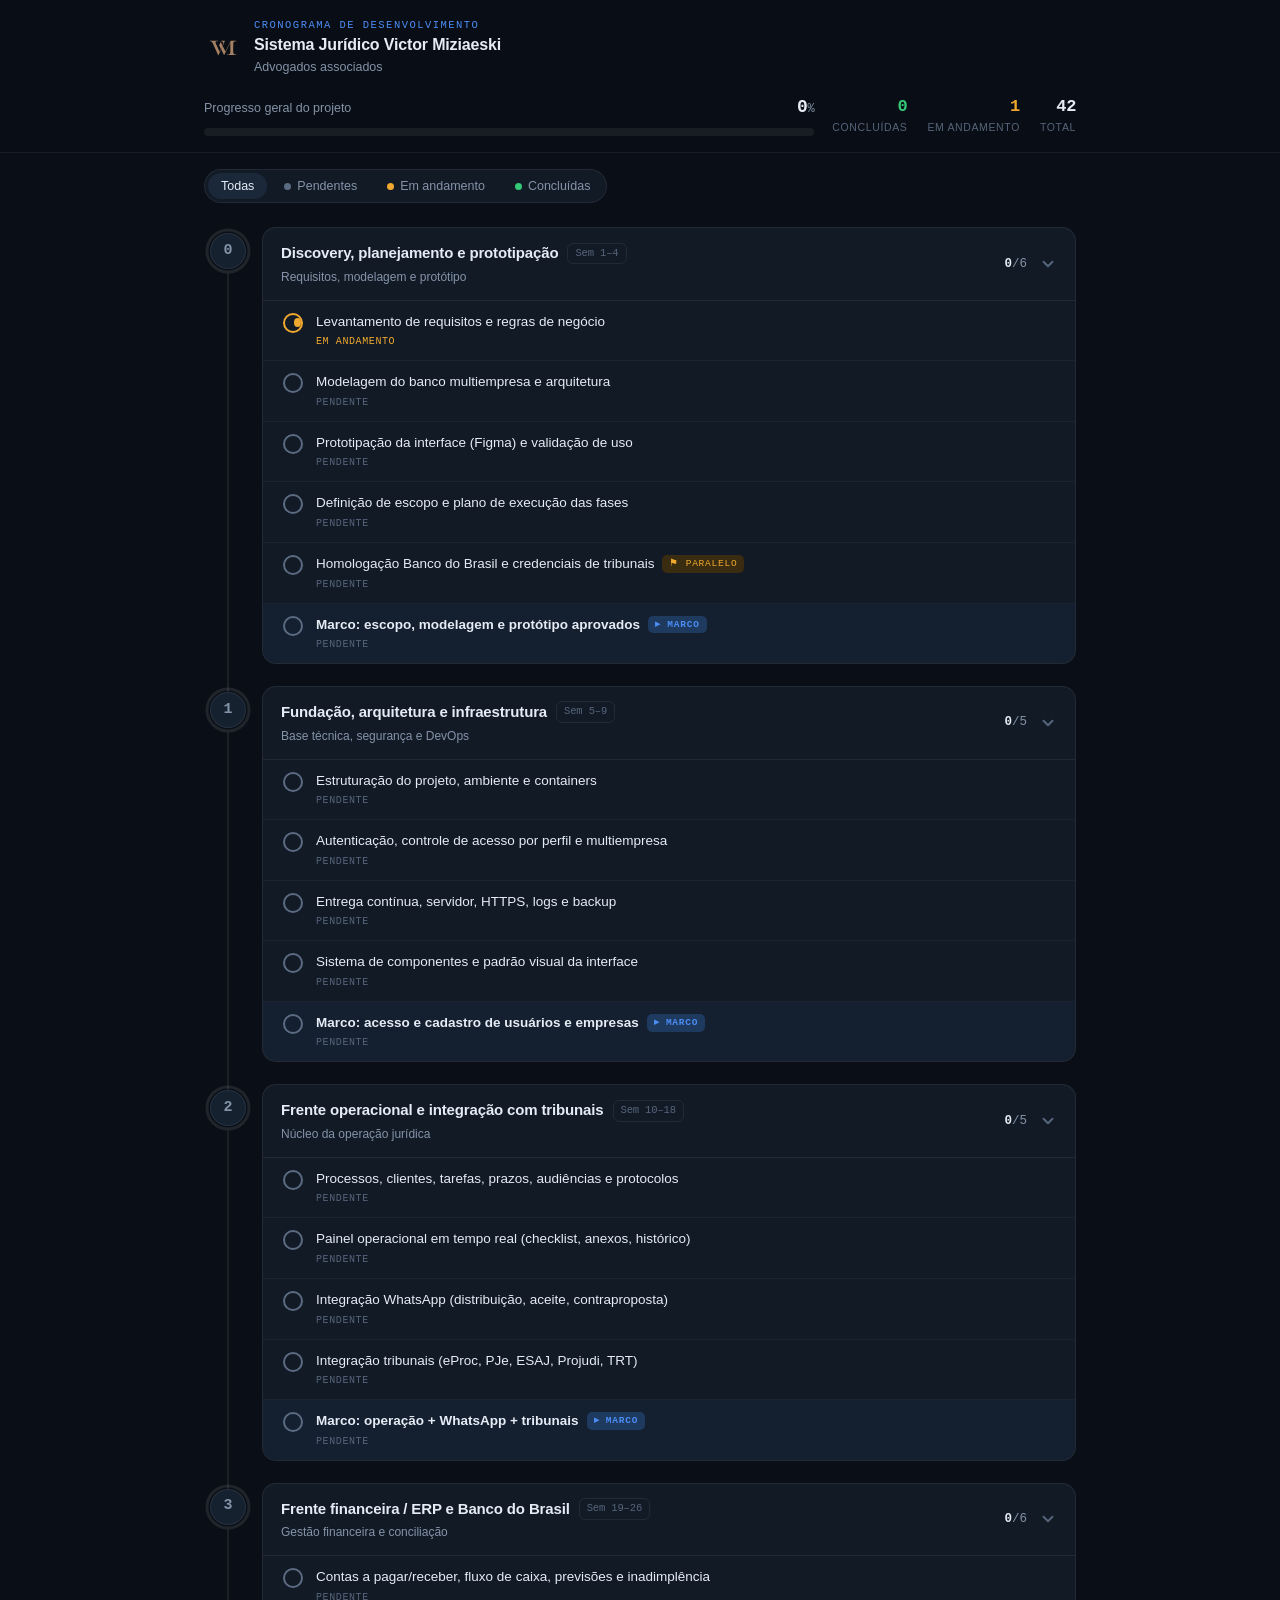
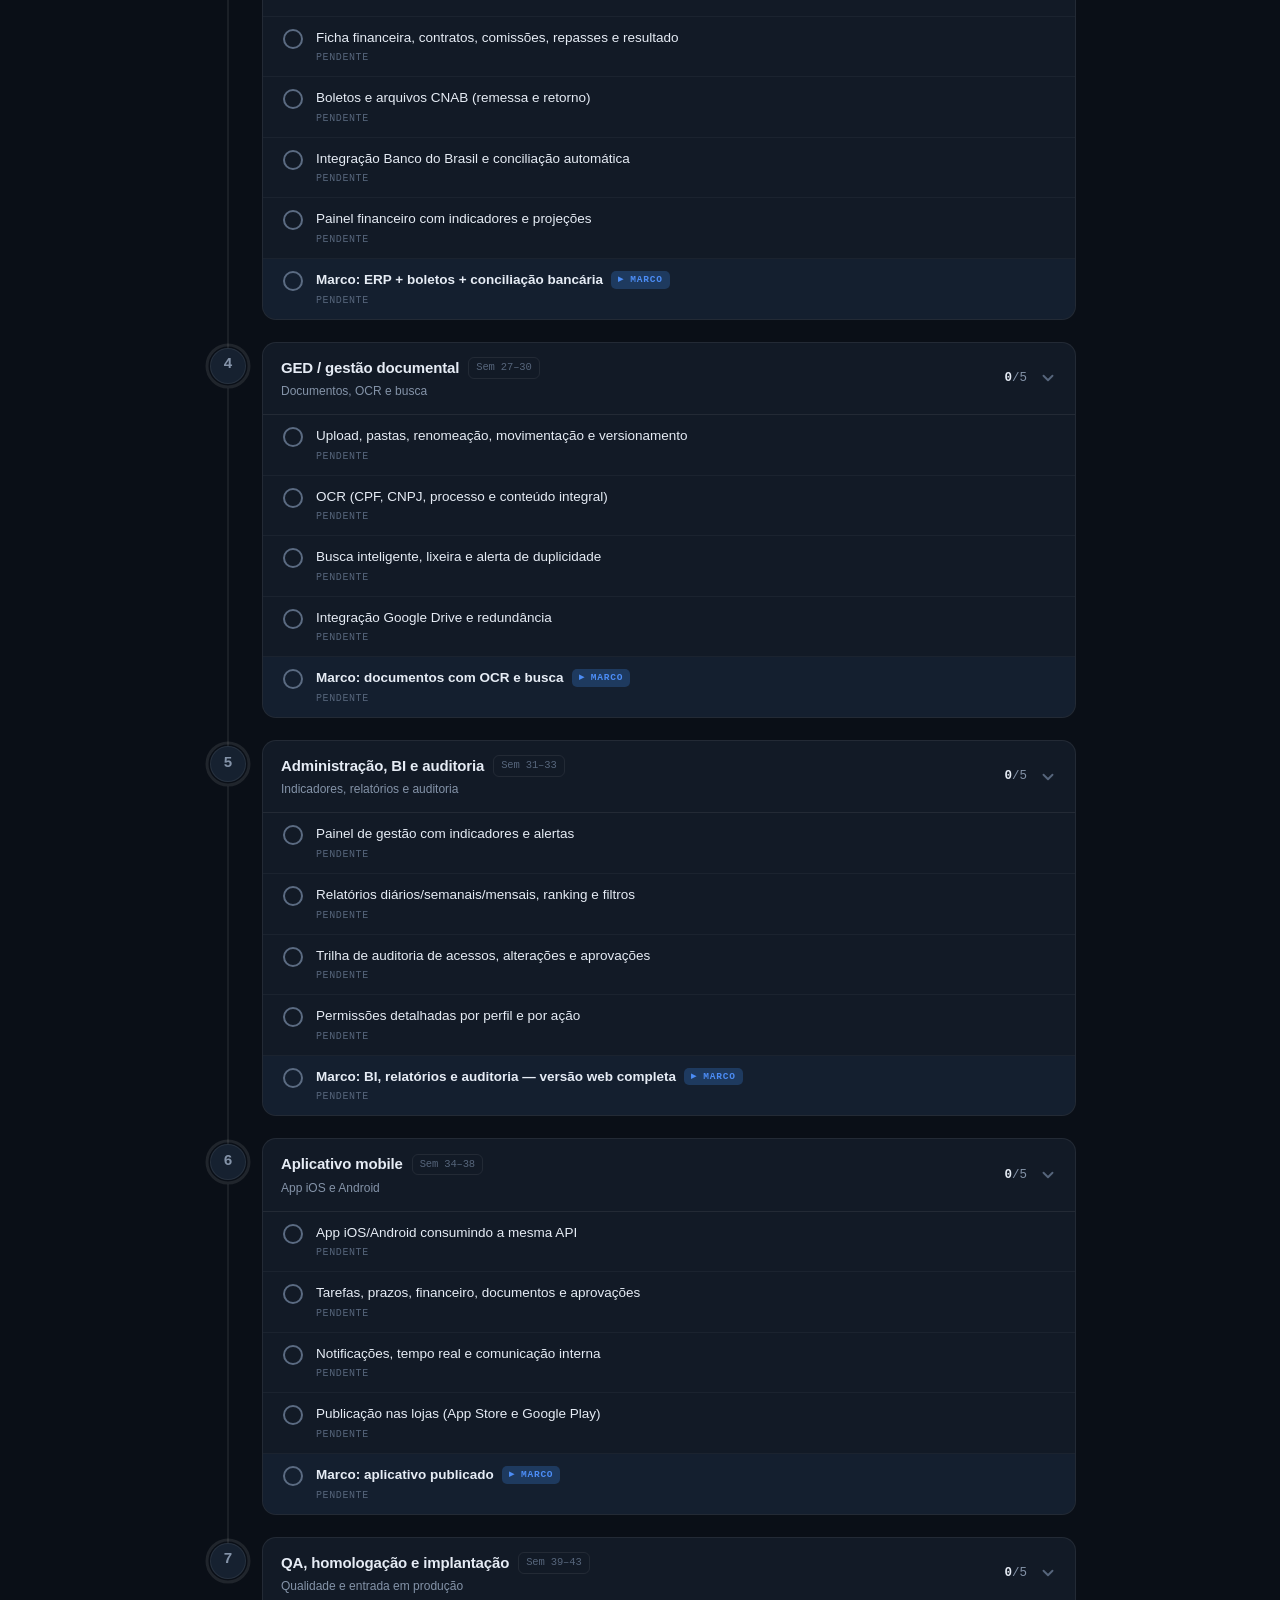
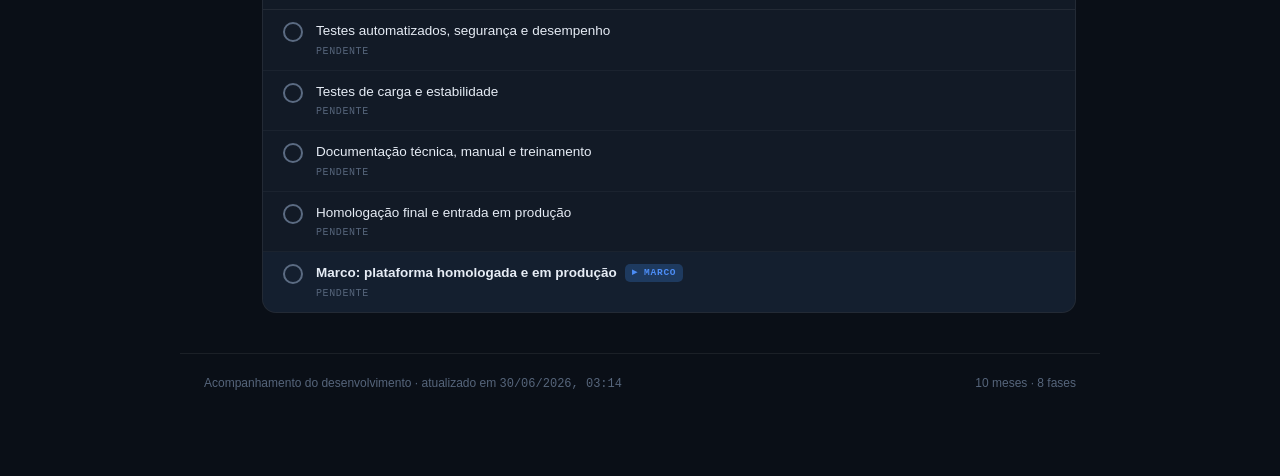
<file: index.html>
<!DOCTYPE html>
<html lang="pt-BR">

<head>
  <meta charset="UTF-8">
  <meta name="viewport" content="width=device-width, initial-scale=1.0">
  <title>Cronograma · Sistema Jurídico Victor Miziaeski</title>
  <link rel="stylesheet" href="style.css">
  <link rel="icon" href="favicon.ico" sizes="any">
  <link rel="icon" type="image/png" href="favicon.png">
  <link rel="apple-touch-icon" href="apple-touch-icon.png">
</head>

<body>

  <header>
    <div class="head-inner">
      <div class="brand">
        <div class="mark">
          <img src="logo-icon.svg" alt="Victor Miziaeski Advogados Associados">
        </div>
        <div>
          <div class="eyebrow">Cronograma de desenvolvimento</div>
          <h1>Sistema Jurídico Victor Miziaeski</h1>
          <span class="prog-label">Advogados associados</span>
        </div>
      </div>
      <div class="prog-wrap">
        <div class="prog-main">
          <div class="prog-top">
            <span class="prog-label">Progresso geral do projeto</span>
            <span class="prog-pct"><span id="pctNum">0</span><span class="u">%</span></span>
          </div>
          <div class="bar">
            <div class="bar-fill" id="barFill"></div>
          </div>
        </div>
        <div class="stats">
          <div class="stat done">
            <div class="v" id="stDone">0</div>
            <div class="k">Concluídas</div>
          </div>
          <div class="stat prog">
            <div class="v" id="stProg">0</div>
            <div class="k">Em andamento</div>
          </div>
          <div class="stat">
            <div class="v" id="stTotal">0</div>
            <div class="k">Total</div>
          </div>
        </div>
      </div>
    </div>
  </header>

  <div class="toolbar">
    <div class="filters">
      <button class="fbtn active" data-f="all">Todas</button>
      <button class="fbtn f-pend" data-f="0"><span class="dot"></span>Pendentes</button>
      <button class="fbtn f-prog" data-f="1"><span class="dot"></span>Em andamento</button>
      <button class="fbtn f-done" data-f="2"><span class="dot"></span>Concluídas</button>
    </div>
  </div>

  <main id="timeline"></main>

  <footer>
    <span>Acompanhamento do desenvolvimento · atualizado em <span class="saved" id="updatedAt">—</span></span>
    <span>10 meses · 8 fases</span>
  </footer>

  <script src="cronograma.js"></script>
  <script>
    // Carrega o progresso publicado (data.json). Se não existir, mostra tudo pendente.
    async function init() {
      let status = {}, updatedAt = null;
      try {
        const res = await fetch("data.json?ts=" + Date.now(), { cache: "no-store" });
        if (res.ok) { const d = await res.json(); status = d.status || {}; updatedAt = d.updatedAt || null; }
      } catch (e) { /* sem data.json ainda — segue com tudo pendente */ }
      buildTimeline(document.getElementById("timeline"), status, { editable: false });
      setupFilters();
      document.getElementById("updatedAt").textContent = fmtDate(updatedAt);
    }
    init();
  </script>
</body>

</html>
</file>
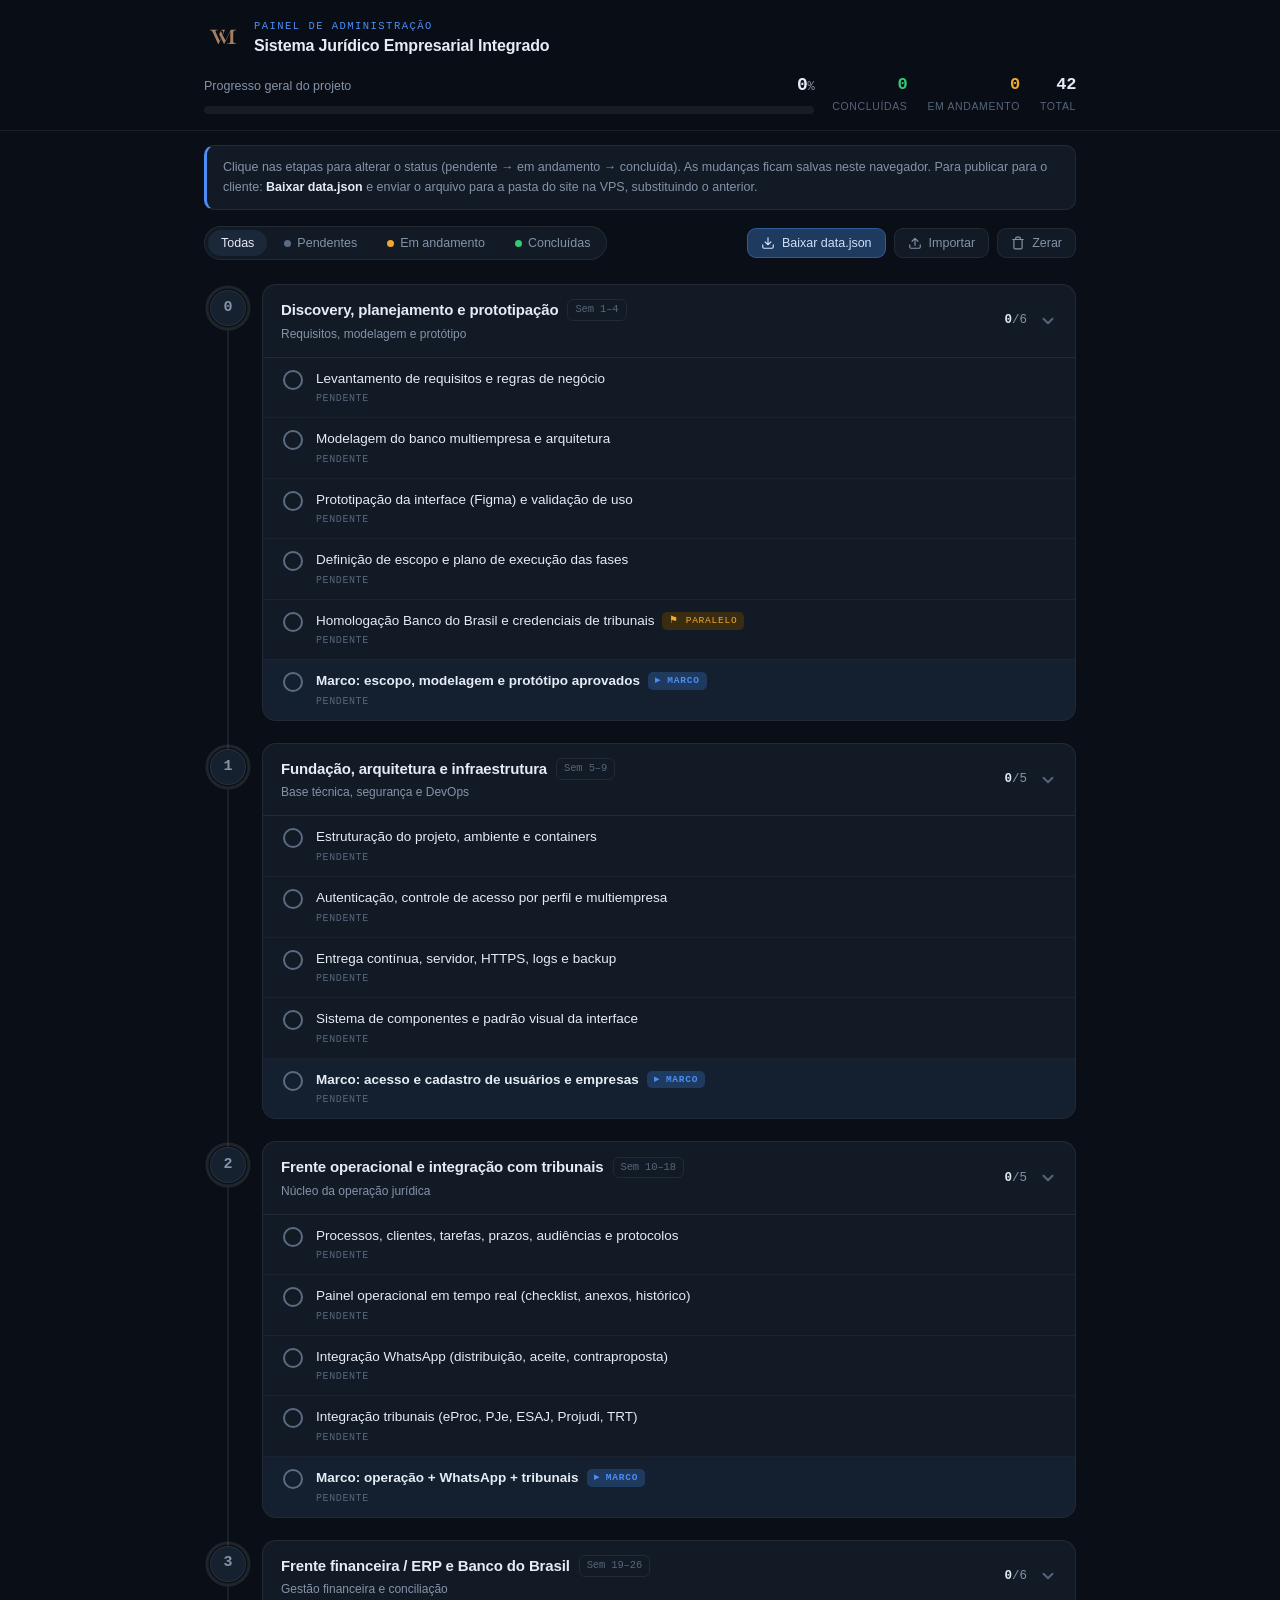
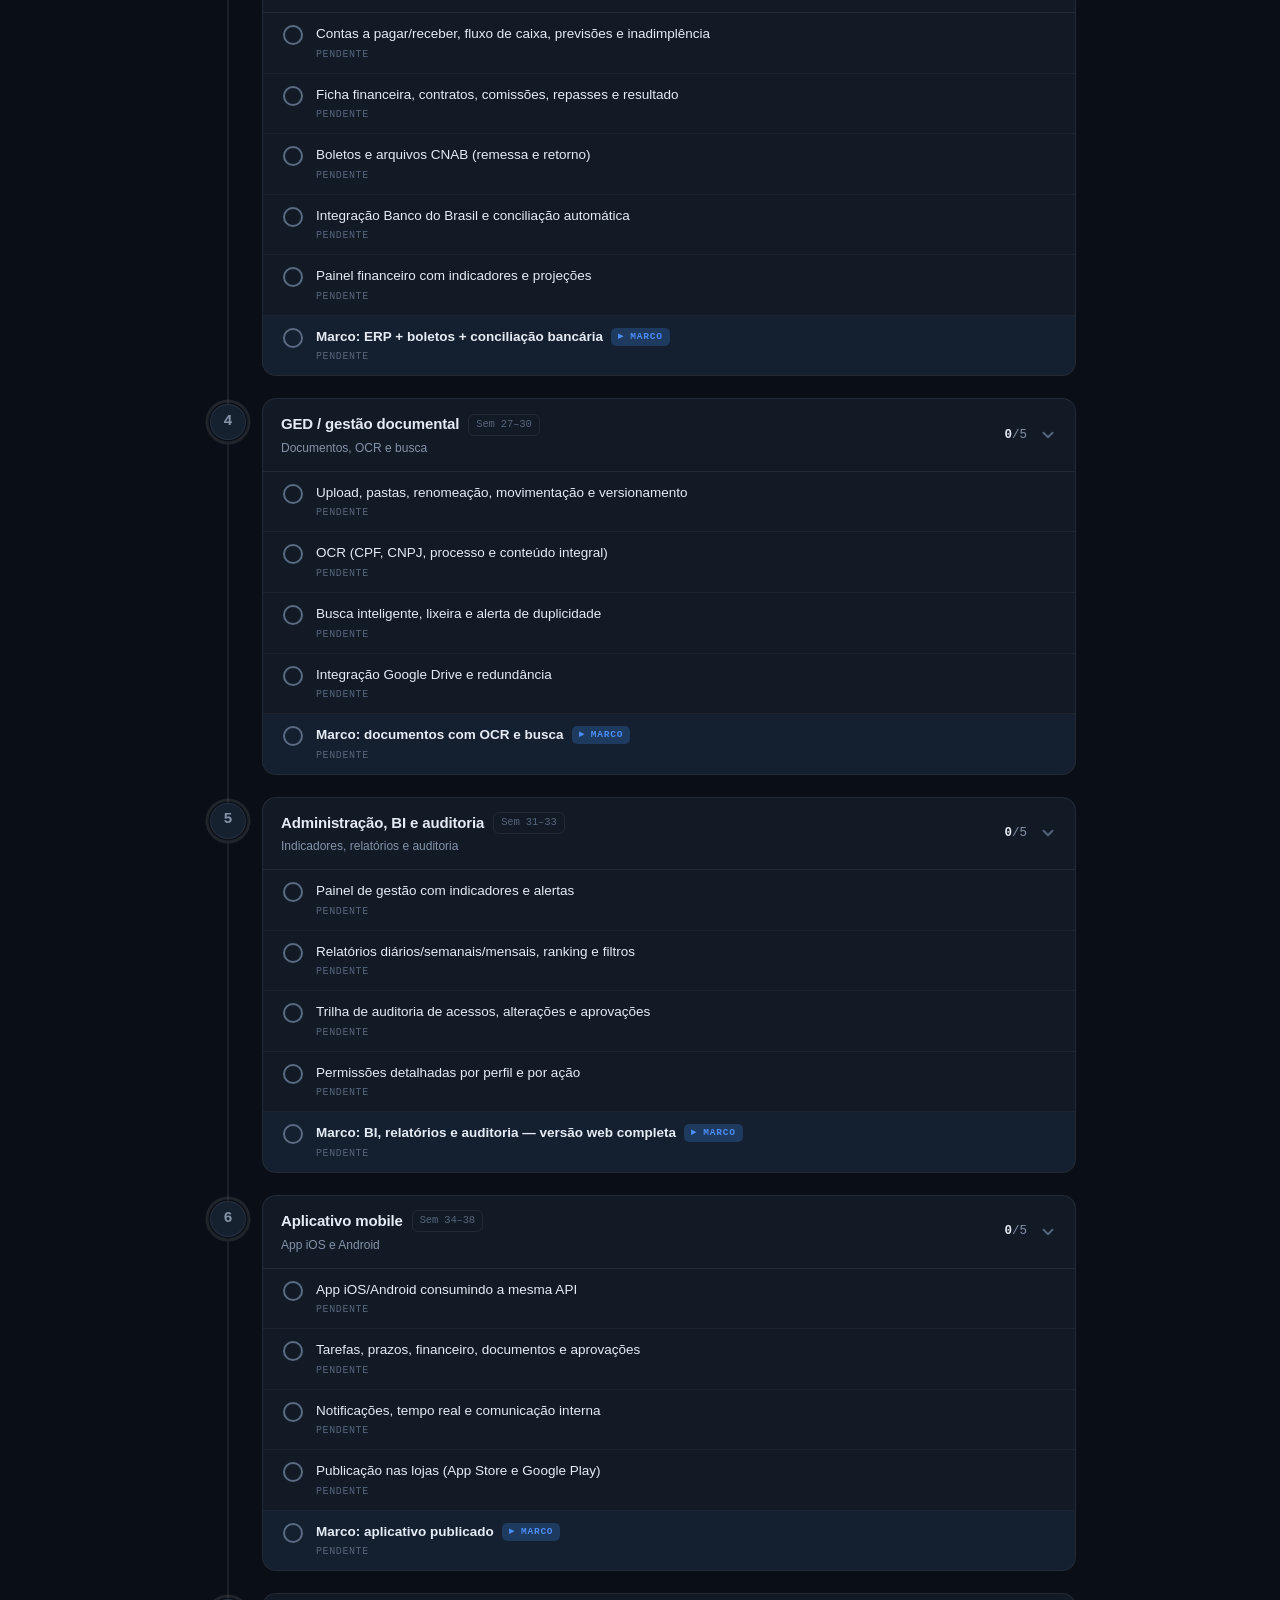
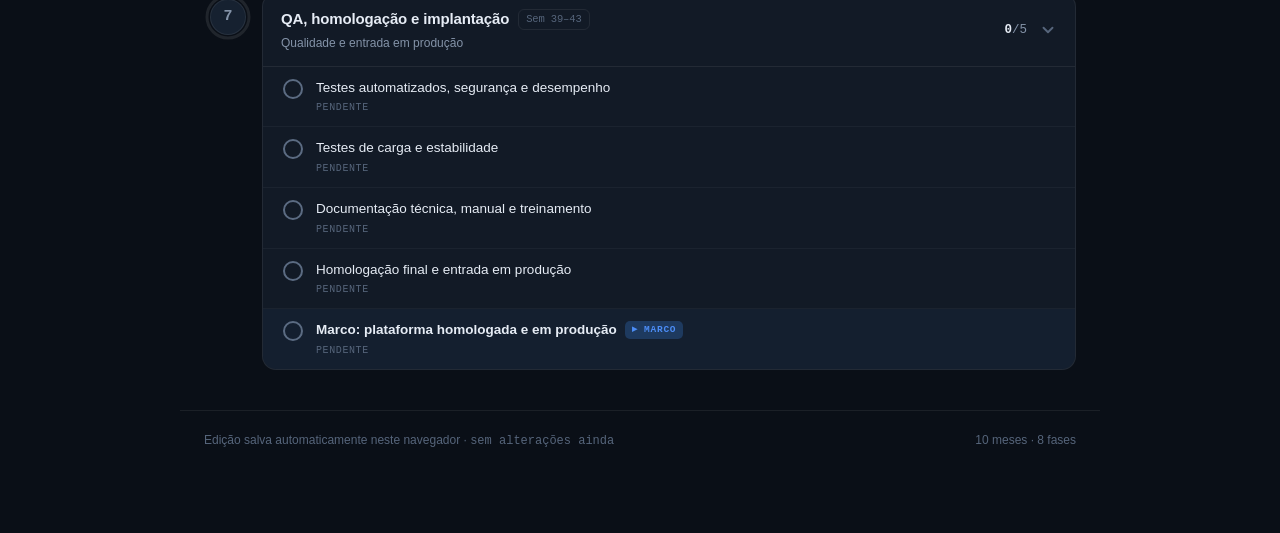
<file: admin.html>
<!DOCTYPE html>
<html lang="pt-BR">

<head>
  <meta charset="UTF-8">
  <meta name="viewport" content="width=device-width, initial-scale=1.0">
  <meta name="robots" content="noindex,nofollow">
  <title>Admin · Cronograma — Sistema Jurídico Empresarial Integrado</title>
  <link rel="stylesheet" href="style.css">
  <link rel="icon" href="favicon.ico" sizes="any">
  <link rel="icon" type="image/png" href="favicon.png">
  <link rel="apple-touch-icon" href="apple-touch-icon.png">
</head>

<body>

  <header>
    <div class="head-inner">
      <div class="brand">
        <div class="mark">
          <img src="logo-icon.svg" alt="Victor Miziaeski Advogados Associados">
        </div>
        <div>
          <div class="eyebrow">Painel de administração</div>
          <h1>Sistema Jurídico Empresarial Integrado</h1>
        </div>
      </div>
      <div class="prog-wrap">
        <div class="prog-main">
          <div class="prog-top">
            <span class="prog-label">Progresso geral do projeto</span>
            <span class="prog-pct"><span id="pctNum">0</span><span class="u">%</span></span>
          </div>
          <div class="bar">
            <div class="bar-fill" id="barFill"></div>
          </div>
        </div>
        <div class="stats">
          <div class="stat done">
            <div class="v" id="stDone">0</div>
            <div class="k">Concluídas</div>
          </div>
          <div class="stat prog">
            <div class="v" id="stProg">0</div>
            <div class="k">Em andamento</div>
          </div>
          <div class="stat">
            <div class="v" id="stTotal">0</div>
            <div class="k">Total</div>
          </div>
        </div>
      </div>
    </div>
  </header>

  <div class="admin-banner">
    <div class="inner">
      Clique nas etapas para alterar o status (pendente → em andamento → concluída). As mudanças ficam salvas neste
      navegador.
      Para publicar para o cliente: <b>Baixar data.json</b> e enviar o arquivo para a pasta do site na VPS, substituindo
      o anterior.
    </div>
  </div>

  <div class="toolbar">
    <div class="filters">
      <button class="fbtn active" data-f="all">Todas</button>
      <button class="fbtn f-pend" data-f="0"><span class="dot"></span>Pendentes</button>
      <button class="fbtn f-prog" data-f="1"><span class="dot"></span>Em andamento</button>
      <button class="fbtn f-done" data-f="2"><span class="dot"></span>Concluídas</button>
    </div>
    <div class="spacer"></div>
    <button class="tbtn primary" id="btnExport" title="Baixar o data.json para publicar no site">
      <svg viewBox="0 0 24 24" fill="none" stroke="currentColor" stroke-width="2" stroke-linecap="round"
        stroke-linejoin="round">
        <path d="M21 15v4a2 2 0 01-2 2H5a2 2 0 01-2-2v-4M7 10l5 5 5-5M12 15V3" />
      </svg>
      Baixar data.json
    </button>
    <button class="tbtn" id="btnImport" title="Carregar um data.json existente para continuar editando">
      <svg viewBox="0 0 24 24" fill="none" stroke="currentColor" stroke-width="2" stroke-linecap="round"
        stroke-linejoin="round">
        <path d="M21 15v4a2 2 0 01-2 2H5a2 2 0 01-2-2v-4M7 9l5-5 5 5M12 4v12" />
      </svg>
      Importar
    </button>
    <button class="tbtn danger" id="btnReset" title="Zerar todo o progresso">
      <svg viewBox="0 0 24 24" fill="none" stroke="currentColor" stroke-width="2" stroke-linecap="round"
        stroke-linejoin="round">
        <path d="M3 6h18M19 6v14a2 2 0 01-2 2H7a2 2 0 01-2-2V6m3 0V4a2 2 0 012-2h4a2 2 0 012 2v2" />
      </svg>
      Zerar
    </button>
    <input type="file" id="fileInput" accept="application/json" hidden>
  </div>

  <main id="timeline"></main>

  <footer>
    <span>Edição salva automaticamente neste navegador · <span class="saved" id="savedAt">—</span></span>
    <span>10 meses · 8 fases</span>
  </footer>

  <div class="toast" id="toast"><svg viewBox="0 0 24 24" fill="none" stroke="currentColor" stroke-width="2.5"
      stroke-linecap="round" stroke-linejoin="round">
      <path d="M20 6L9 17l-5-5" />
    </svg><span id="toastMsg"></span></div>

  <script src="cronograma.js"></script>
  <script>
    const KEY = "sjei_cronograma_admin_v1";
    let status = {}, savedTs = null;

    function load() {
      try {
        const raw = localStorage.getItem(KEY);
        if (raw) { const o = JSON.parse(raw); status = o.status || {}; savedTs = o.ts || null; }
      } catch (e) { }
    }
    function persist() {
      savedTs = Date.now();
      try { localStorage.setItem(KEY, JSON.stringify({ status, ts: savedTs })); } catch (e) { }
      renderSaved();
    }
    function renderSaved() {
      document.getElementById("savedAt").textContent = savedTs ? ("salvo " + fmtDate(new Date(savedTs).toISOString())) : "sem alterações ainda";
    }

    function render() {
      buildTimeline(document.getElementById("timeline"), status, { editable: true, onChange: persist });
      setupFilters();
      renderSaved();
    }

    // Baixar data.json (formato lido pela página do cliente)
    document.getElementById("btnExport").addEventListener("click", () => {
      const payload = { app: "sjei_cronograma", version: 1, updatedAt: new Date().toISOString(), status };
      const blob = new Blob([JSON.stringify(payload, null, 2)], { type: "application/json" });
      const a = document.createElement("a");
      a.href = URL.createObjectURL(blob); a.download = "data.json"; a.click();
      URL.revokeObjectURL(a.href);
      toast("data.json gerado — agora suba para a VPS");
    });

    // Importar data.json existente
    document.getElementById("btnImport").addEventListener("click", () => document.getElementById("fileInput").click());
    document.getElementById("fileInput").addEventListener("change", e => {
      const f = e.target.files[0]; if (!f) return;
      const rd = new FileReader();
      rd.onload = () => {
        try {
          const o = JSON.parse(rd.result);
          if (o.status && typeof o.status === "object") { status = o.status; persist(); render(); toast("Progresso importado"); }
          else toast("Arquivo inválido");
        } catch (err) { toast("Não foi possível ler o arquivo"); }
      };
      rd.readAsText(f); e.target.value = "";
    });

    // Zerar
    document.getElementById("btnReset").addEventListener("click", () => {
      if (confirm("Zerar todo o progresso? Esta ação não pode ser desfeita.\n\nDica: baixe um data.json antes, se quiser guardar.")) {
        status = {}; localStorage.removeItem(KEY); savedTs = null; render(); toast("Progresso zerado");
      }
    });

    load(); render();
  </script>
</body>

</html>
</file>
<file: style.css>
:root {
  --bg: #0A0F17;
  --card: #121A26;
  --card-2: #162130;
  --hover: #1B2839;
  --line: rgba(255, 255, 255, .07);
  --line-2: rgba(255, 255, 255, .12);
  --txt: #E6ECF5;
  --muted: #8493A8;
  --faint: #56657B;
  --blue: #4C8DF6;
  --blue-d: #1E3A5F;
  --slate: #5B6B82;
  --amber: #F0A92E;
  --amber-d: #3A2C10;
  --green: #34C977;
  --green-d: #10301F;
  --r: 10px;
  --r-lg: 14px;
  --mono: ui-monospace, 'SF Mono', 'JetBrains Mono', Menlo, Consolas, monospace;
  --sans: -apple-system, BlinkMacSystemFont, 'Segoe UI', 'Inter', Roboto, Helvetica, Arial, sans-serif;
}

* {
  margin: 0;
  padding: 0;
  box-sizing: border-box
}

html {
  -webkit-text-size-adjust: 100%
}

body {
  font-family: var(--sans);
  background: var(--bg);
  background-image: radial-gradient(1200px 600px at 80% -10%, rgba(76, 141, 246, .08), transparent 60%);
  color: var(--txt);
  line-height: 1.5;
  -webkit-font-smoothing: antialiased;
  min-height: 100vh;
  padding-bottom: 64px;
}

::selection {
  background: rgba(76, 141, 246, .3)
}

/* HEADER */
header {
  position: sticky;
  top: 0;
  z-index: 50;
  background: rgba(10, 15, 23, .82);
  backdrop-filter: blur(14px);
  border-bottom: 1px solid var(--line)
}

.head-inner {
  max-width: 920px;
  margin: 0 auto;
  padding: 18px 24px 16px
}

.brand {
  display: flex;
  align-items: center;
  gap: 12px;
  margin-bottom: 16px
}

.mark {
  width: 38px;
  height: 38px;
  border-radius: 10px;
  background: var(--blue);
  display: flex;
  align-items: center;
  justify-content: center;
  flex-shrink: 0;
  box-shadow: 0 0 0 1px rgba(76, 141, 246, .4), 0 8px 24px -8px rgba(76, 141, 246, .6)
}

.mark svg {
  width: 21px;
  height: 21px
}

.mark:has(img) {
  background: transparent;
  box-shadow: none;
  padding: 2px
}

.mark img {
  width: 100%;
  height: 100%;
  object-fit: contain;
  display: block
}

.brand h1 {
  font-size: 16px;
  font-weight: 600;
  letter-spacing: -.01em;
  line-height: 1.2
}

.brand .eyebrow {
  font-family: var(--mono);
  font-size: 10.5px;
  letter-spacing: .14em;
  text-transform: uppercase;
  color: var(--blue);
  font-weight: 500;
  margin-bottom: 1px;
  display: flex;
  align-items: center;
  gap: 8px
}

.ro-badge {
  font-family: var(--sans);
  font-size: 9.5px;
  letter-spacing: .04em;
  color: var(--muted);
  background: var(--card-2);
  border: 1px solid var(--line);
  padding: 2px 7px;
  border-radius: 5px;
  text-transform: none
}

.prog-wrap {
  display: flex;
  align-items: center;
  gap: 18px;
  flex-wrap: wrap
}

.prog-main {
  flex: 1;
  min-width: 220px
}

.prog-top {
  display: flex;
  justify-content: space-between;
  align-items: baseline;
  margin-bottom: 7px
}

.prog-label {
  font-size: 12.5px;
  color: var(--muted)
}

.prog-pct {
  font-family: var(--mono);
  font-size: 18px;
  font-weight: 600;
  color: var(--txt);
  letter-spacing: -.02em
}

.prog-pct .u {
  font-size: 12px;
  color: var(--muted);
  font-weight: 500
}

.bar {
  height: 8px;
  border-radius: 99px;
  background: rgba(255, 255, 255, .06);
  overflow: hidden;
  position: relative
}

.bar-fill {
  height: 100%;
  border-radius: 99px;
  background: linear-gradient(90deg, #2EA866, #34C977);
  width: 0;
  transition: width .5s cubic-bezier(.4, 0, .2, 1)
}

.stats {
  display: flex;
  gap: 20px
}

.stat {
  text-align: right
}

.stat .v {
  font-family: var(--mono);
  font-size: 17px;
  font-weight: 600;
  letter-spacing: -.02em
}

.stat .k {
  font-size: 10.5px;
  color: var(--faint);
  text-transform: uppercase;
  letter-spacing: .06em;
  margin-top: 1px
}

.stat.done .v {
  color: var(--green)
}

.stat.prog .v {
  color: var(--amber)
}

/* ADMIN banner */
.admin-banner {
  max-width: 920px;
  margin: 14px auto 0;
  padding: 0 24px
}

.admin-banner .inner {
  background: var(--card);
  border: 1px solid var(--line);
  border-left: 3px solid var(--blue);
  border-radius: 10px;
  padding: 12px 16px;
  font-size: 12.5px;
  color: var(--muted);
  line-height: 1.55
}

.admin-banner b {
  color: var(--txt);
  font-weight: 600
}

/* TOOLBAR */
.toolbar {
  max-width: 920px;
  margin: 0 auto;
  padding: 16px 24px 4px;
  display: flex;
  align-items: center;
  gap: 8px;
  flex-wrap: wrap
}

.filters {
  display: flex;
  gap: 4px;
  background: var(--card);
  border: 1px solid var(--line);
  border-radius: 99px;
  padding: 3px
}

.fbtn {
  border: none;
  background: none;
  color: var(--muted);
  font-family: var(--sans);
  font-size: 12.5px;
  font-weight: 500;
  padding: 6px 13px;
  border-radius: 99px;
  cursor: pointer;
  transition: .15s;
  white-space: nowrap;
  display: flex;
  align-items: center;
  gap: 6px
}

.fbtn:hover {
  color: var(--txt)
}

.fbtn.active {
  background: var(--hover);
  color: var(--txt)
}

.fbtn .dot {
  width: 7px;
  height: 7px;
  border-radius: 50%
}

.fbtn.f-pend .dot {
  background: var(--slate)
}

.fbtn.f-prog .dot {
  background: var(--amber)
}

.fbtn.f-done .dot {
  background: var(--green)
}

.spacer {
  flex: 1
}

.tbtn {
  border: 1px solid var(--line);
  background: var(--card);
  color: var(--muted);
  font-family: var(--sans);
  font-size: 12.5px;
  font-weight: 500;
  padding: 7px 13px;
  border-radius: 9px;
  cursor: pointer;
  transition: .15s;
  display: flex;
  align-items: center;
  gap: 7px
}

.tbtn:hover {
  background: var(--hover);
  color: var(--txt);
  border-color: var(--line-2)
}

.tbtn svg {
  width: 14px;
  height: 14px
}

.tbtn.primary {
  background: var(--blue-d);
  border-color: rgba(76, 141, 246, .4);
  color: #CFE0FB
}

.tbtn.primary:hover {
  background: #244B79;
  color: #fff
}

.tbtn.danger:hover {
  color: #FF6B6B;
  border-color: rgba(255, 107, 107, .3)
}

/* TIMELINE */
main {
  max-width: 920px;
  margin: 0 auto;
  padding: 20px 24px 0
}

.phase {
  position: relative;
  padding-left: 58px;
  padding-bottom: 8px
}

.phase:last-child {
  padding-bottom: 0
}

.phase::before {
  content: "";
  position: absolute;
  left: 23px;
  top: 46px;
  bottom: -8px;
  width: 2px;
  background: var(--line);
  border-radius: 2px
}

.phase:last-child::before {
  display: none
}

.phase.done::before {
  background: linear-gradient(180deg, var(--green), rgba(52, 201, 119, .25))
}

.node {
  position: absolute;
  left: 0;
  top: 0;
  width: 48px;
  height: 48px;
  cursor: pointer
}

.node svg {
  transform: rotate(-90deg)
}

.node .track {
  stroke: rgba(255, 255, 255, .09)
}

.node .arc {
  stroke: var(--blue);
  transition: stroke-dashoffset .5s ease, stroke .3s
}

.node.done .arc {
  stroke: var(--green)
}

.node .center {
  position: absolute;
  inset: 6px;
  border-radius: 50%;
  background: var(--card-2);
  border: 1px solid var(--line);
  display: flex;
  align-items: center;
  justify-content: center;
  font-family: var(--mono);
  font-size: 15px;
  font-weight: 600;
  color: var(--muted);
  transition: .3s
}

.node.done .center {
  background: var(--green-d);
  border-color: rgba(52, 201, 119, .4);
  color: var(--green)
}

.node.active .center {
  color: var(--txt)
}

.node .center svg {
  width: 18px;
  height: 18px;
  transform: none
}

.pcard {
  background: var(--card);
  border: 1px solid var(--line);
  border-radius: var(--r-lg);
  overflow: hidden;
  margin-bottom: 14px;
  transition: border-color .2s
}

.pcard:hover {
  border-color: var(--line-2)
}

.phead {
  display: flex;
  align-items: center;
  gap: 12px;
  padding: 14px 18px;
  cursor: pointer;
  user-select: none
}

.phead:hover {
  background: rgba(255, 255, 255, .015)
}

.ptitle {
  flex: 1;
  min-width: 0
}

.ptitle .nm {
  font-size: 15px;
  font-weight: 600;
  letter-spacing: -.01em;
  display: flex;
  align-items: center;
  gap: 9px
}

.ptitle .wk {
  font-family: var(--mono);
  font-size: 10.5px;
  color: var(--faint);
  font-weight: 500;
  padding: 2px 7px;
  border: 1px solid var(--line);
  border-radius: 6px;
  white-space: nowrap
}

.ptitle .meta {
  font-size: 12px;
  color: var(--muted);
  margin-top: 3px
}

.pcount {
  font-family: var(--mono);
  font-size: 12.5px;
  color: var(--muted);
  white-space: nowrap
}

.pcount b {
  color: var(--txt);
  font-weight: 600
}

.chev {
  color: var(--faint);
  transition: transform .25s;
  flex-shrink: 0
}

.chev svg {
  width: 18px;
  height: 18px;
  display: block
}

.pcard.collapsed .chev {
  transform: rotate(-90deg)
}

.tasks {
  border-top: 1px solid var(--line);
  max-height: 2000px;
  overflow: hidden;
  transition: max-height .3s ease
}

.pcard.collapsed .tasks {
  max-height: 0;
  border-top-color: transparent
}

.task {
  display: flex;
  align-items: flex-start;
  gap: 13px;
  padding: 11px 18px 11px 20px;
  border-bottom: 1px solid rgba(255, 255, 255, .04);
  transition: background .15s;
  cursor: pointer
}

.task:last-child {
  border-bottom: none
}

.task:hover {
  background: rgba(255, 255, 255, .02)
}

.task.hidden {
  display: none
}

.tdot {
  width: 20px;
  height: 20px;
  border-radius: 50%;
  border: 2px solid var(--slate);
  flex-shrink: 0;
  margin-top: 1px;
  position: relative;
  transition: .2s;
  display: flex;
  align-items: center;
  justify-content: center
}

.tdot svg {
  width: 12px;
  height: 12px;
  opacity: 0;
  transition: .2s;
  color: #06140C
}

.task[data-s="1"] .tdot {
  border-color: var(--amber);
  background: transparent
}

.task[data-s="1"] .tdot::after {
  content: "";
  width: 9px;
  height: 9px;
  border-radius: 50%;
  background: var(--amber)
}

.task[data-s="2"] .tdot {
  border-color: var(--green);
  background: var(--green)
}

.task[data-s="2"] .tdot svg {
  opacity: 1
}

.task:active .tdot {
  transform: scale(.85)
}

.tbody {
  flex: 1;
  min-width: 0
}

.ttext {
  font-size: 13.5px;
  color: var(--txt);
  transition: .2s;
  line-height: 1.45
}

.task[data-s="2"] .ttext {
  color: var(--muted);
  text-decoration: line-through;
  text-decoration-color: rgba(255, 255, 255, .2)
}

.tstatus {
  font-family: var(--mono);
  font-size: 10px;
  text-transform: uppercase;
  letter-spacing: .06em;
  margin-top: 3px;
  color: var(--faint);
  transition: .2s
}

.task[data-s="1"] .tstatus {
  color: var(--amber)
}

.task[data-s="2"] .tstatus {
  color: var(--green)
}

.task.milestone .ttext {
  font-weight: 600
}

.task.milestone {
  background: rgba(76, 141, 246, .04)
}

.mflag {
  display: inline-flex;
  align-items: center;
  gap: 5px;
  font-family: var(--mono);
  font-size: 9.5px;
  text-transform: uppercase;
  letter-spacing: .08em;
  color: var(--blue);
  background: var(--blue-d);
  padding: 2px 7px;
  border-radius: 5px;
  margin-left: 8px;
  vertical-align: 2px
}

/* read-only mode: client cannot edit */
main.readonly .task {
  cursor: default
}

main.readonly .task:hover {
  background: transparent
}

main.readonly .task:active .tdot {
  transform: none
}

main.readonly .node {
  cursor: default
}

footer {
  max-width: 920px;
  margin: 40px auto 0;
  padding: 20px 24px;
  border-top: 1px solid var(--line);
  font-size: 12px;
  color: var(--faint);
  display: flex;
  justify-content: space-between;
  flex-wrap: wrap;
  gap: 8px
}

footer .saved {
  font-family: var(--mono)
}

footer a {
  color: var(--muted);
  text-decoration: none
}

footer a:hover {
  color: var(--blue)
}

/* toast */
.toast {
  position: fixed;
  bottom: 24px;
  left: 50%;
  transform: translateX(-50%) translateY(20px);
  background: var(--card-2);
  border: 1px solid var(--line-2);
  color: var(--txt);
  font-size: 13px;
  padding: 11px 18px;
  border-radius: 10px;
  box-shadow: 0 12px 40px -8px rgba(0, 0, 0, .6);
  opacity: 0;
  pointer-events: none;
  transition: .25s;
  z-index: 100;
  display: flex;
  align-items: center;
  gap: 9px
}

.toast.show {
  opacity: 1;
  transform: translateX(-50%) translateY(0)
}

.toast svg {
  width: 16px;
  height: 16px;
  color: var(--green)
}

@media(max-width:560px) {

  .head-inner,
  .toolbar,
  main,
  .admin-banner {
    padding-left: 16px;
    padding-right: 16px
  }

  .stats {
    width: 100%;
    justify-content: flex-start;
    gap: 24px
  }

  .stat {
    text-align: left
  }

  .phase {
    padding-left: 50px
  }

  .ptitle .wk {
    display: none
  }

  .phead {
    padding: 12px 14px
  }

  .task {
    padding: 11px 14px 11px 16px
  }
}
</file>
